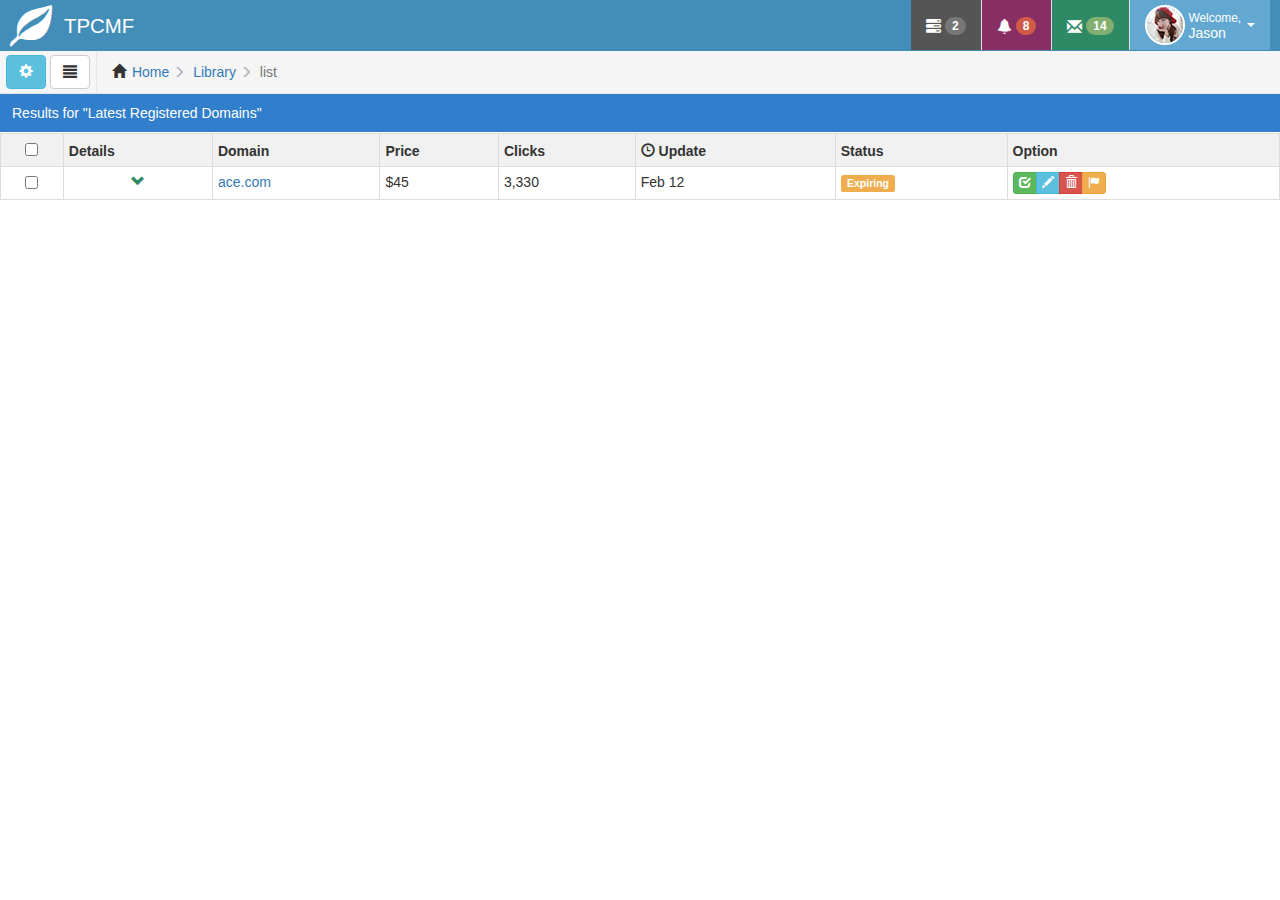
<file: index.html>
<!DOCTYPE html>
<html lang="en">
  <head>
    <meta charset="utf-8">
    <title>控制面板</title>
    <!-- Bootstrap 3.35 核心 CSS 文件 -->
    <link rel="stylesheet" type="text/css" href="static/css/bootstrap.min.css">
    <!-- TPCMF 核心 CSS 文件 -->
    <link rel="stylesheet" type="text/css" href="admin/css/tpcmf.css">
    <!-- jQuery-2.14 文件 -->
    <script type="text/javascript" src="static/js/jquery.min.js"></script>
    <!-- Bootstrap 核心 JavaScript 文件 -->
    <script type="text/javascript" src="static/js/bootstrap.min.js"></script>
    <!-- TPCMF 核心 JavaScript 文件 -->
    <script type="text/javascript" src="admin/js/tpcmf.js"></script>
    <script type="text/javascript" src="admin/js/tpcmf-tree.js"></script>
  </head>
  <body>
    <nav class="navbar navbar-admin">
      <div class="navbar-header pull-left" id="logo">
        <!-- 自定义后台图标 -->
        <span class="glyphicon glyphicon-leaf" style="font-size: 42px;color:#fff;margin-top:4px"></span>
      </div>
      <div class="navbar-header pull-left">
        <!-- 自定义后台名称 -->
        <a href="" class="panel-name"><small>TPCMF</small></a>
      </div>
      <div class="navbar-header pull-right">
        <!-- 自定义后台工具 -->  
        <ul class="nav navbar-nav">
          <li class="bg-grey">
            <a href="#">
              <span class="glyphicon glyphicon-tasks icon-animated-wrench"></span>
              <span class="badge badge-light-grey">2</span>
            </a>
          </li>
          <li class="bg-purple">
            <a href="#" class="">
              <span class="glyphicon glyphicon-bell icon-animated-bell"></span>
              <span class="badge badge-orange">8</span>
            </a>
          </li>
          <li class="bg-green">
            <a href="#" class="">
              <span class="glyphicon glyphicon-envelope icon-animated-vertical"></span>
              <span class="badge badge-light-green">14</span>
            </a>
          </li>
          <li class="bg-light-blue dropdown">
            <a class="dropdown-toggle welcome" data-toggle="dropdown">
              <img class="nav-user-avatar" src="admin/images/logo.jpg">
              <span class="user-info"> <small>Welcome,</small> Jason </span>
              <span class="caret"></span>
            </a>
            <ul class="dropdown-menu pull-right dropmenu-info-container">
              <li>
                <a href="#">
                  <span class="glyphicon glyphicon-cog"></span>
                  Settings
                </a>
              </li>
              <li class="divider"></li>
              <li>
                <a href="#">
                  <span class="glyphicon glyphicon-off"></span>
                  Layout
                </a>
              </li>
            </ul>
          </li>
        </ul>
      </div>  
    </nav>
    <div class="breadcrumbs-container">
      <div class="sidebar-shortcuts pull-left">
        <button type="button" class="btn btn-info" title="后台设置"><span class="glyphicon glyphicon-cog"></span></button>
        <button type="button" class="btn btn-default" id="drop-menu" title="分类菜单"><span class="glyphicon glyphicon-align-justify"></span></button>
      </div>
      <div class="breadcrumb-c pull-left">
        <ol class="breadcrumb bc">
          <li><span class="glyphicon glyphicon-home"></span><a href="#">Home</a></li>
          <li><a href="#">Library</a></li>
          <li class="active">list</li>
        </ol>
      </div>
      <!--  隐藏导航栏  -->
      <div class="nav-list" id="nav-list">
        <ul>
          <li><span class="glyphicon glyphicon-dashboard"></span><a href="/">面板</a></li>
          <li><span class="glyphicon glyphicon-duplicate"></span><a href="/">列表</a></li>
          <li><span class="glyphicon glyphicon-duplicate"></span><a href="/">表单</a></li>
          <li><span class="glyphicon glyphicon-cog"></span><a href="">系统设置</a>
            <ul>
              <li><span class="glyphicon glyphicon-th-list"></span><a href="">网站设置</a></li>
              <li><span class="glyphicon glyphicon-th-list"></span><a href="">调试设置</a></li>
            </ul>
          </li>
          <li><span class="glyphicon glyphicon-th-list"></span><a href="">分类</a>
            <ul>
                <li><span class="glyphicon glyphicon-th-list"></span><a href="">二级分类一</a></li>
                <li><span class="glyphicon glyphicon-th-list"></span><a href="">二级分类二</a>
                  <ul>
                    <li><span class="glyphicon glyphicon-th-list"></span><a href="">三级分类一</a></li>
                    <li><span class="glyphicon glyphicon-th-list"></span><a href="">三级分类二</a></li>
                  </ul>
                </li>
            </ul>
          </li>
        </ul>
      </div>
    </div>
    <!--主题内容部分-->
    <div class="container wrap">
      <div class="row">
        <div class="col-xs-12 no-padding">
          <!--<div class="page-header common-header">
            <h3>首页</h3>
          </div>-->
          
          <div class="table-header">
            Results for "Latest Registered Domains"
          </div>
          <table class="table table-bordered table-condensed table-hover table-info-list">
            <thead>
              <tr>
                <th class="center">
                  <input type="checkbox" name="ids[]">
                </th>
                <th class="">Details</th>
                <th>Domain</th>
                <th>Price</th>
                <th class="">Clicks</th>
                <th> <span class="glyphicon glyphicon-time"></span> Update </th>
                <th class="">Status</th>
                <th>Option</th>
              </tr>
            </thead>
            <tr>
              <td class="center">
                <input type="checkbox" class="" name="ids[]">
              </td>
              <td class="center"><a href="#" class="green show-details-btn" title="Show Details"> <i class="glyphicon glyphicon-chevron-down"></i></a></td>
              <td><a href="#">ace.com</a></td>
              <td>$45</td>
              <td class="">3,330</td>
              <td>Feb 12</td>
              <td class=""><span class="label label-sm label-warning">Expiring</span></td>
              <td>
                <div class="hidden-sm hidden-xs btn-group">
                  <button class="btn btn-xs btn-success"> <i class="glyphicon glyphicon-check"></i> </button>
                  <button class="btn btn-xs btn-info"> <i class="glyphicon glyphicon-pencil"></i> </button>
                  <button class="btn btn-xs btn-danger"> <i class="glyphicon glyphicon-trash"></i> </button>
                  <button class="btn btn-xs btn-warning"> <i class="glyphicon glyphicon-flag"></i> </button>
                </div>
                <div class="hidden-md hidden-lg">
                  <div class="dropdown inline">
                    <button class="btn btn-minier btn-primary dropdown-toggle" data-toggle="dropdown" data-position="auto"> <i class="glyphicon glyphicon-cog"></i> </button>
                    <ul class="dropdown-menu dropdown-menu-right dropdown-caret dropdown-close">
                      <li> <a href="#" class="tooltip-info blue" data-toogle="tooltip" data-placement="left" title="View"> <span class="blue"> <i class="glyphicon glyphicon-search"></i> </span> </a> </li>
                      <li> <a href="#" class="tooltip-success green" data-toogle="tooltip" data-placement="left" title="Edit"> <span class="green"> <i class="glyphicon glyphicon-pencil"></i> </span> </a> </li>
                      <li> <a href="#" class="tooltip-error red" data-toogle="tooltip" data-placement="left" title="Delete"> <span class="red"> <i class="glyphicon glyphicon-trash"></i> </span> </a> </li>
                    </ul>
                  </div>
                </div>
              </td>
            </tr>
            <tr class="detail-row">
              <td colspan="100">
                <div class="row no-margin">
                  <div class="col-xs-12 col-xs-2">
                    <div class="text-center">
                      <img src="admin/images/avator-default.jpg" class="thumbnail inline detail-img" style="height:170px">
                      <div class="detail-img-desc">
                        <a href="#">
                          <span class="icon-circle-green"></span>
                          <span>Limo</span>
                        </a>
                      </div>
                    </div>
                  </div>
                  <!--detail-info-->
                  <div class="col-xs-12 col-sm-7">
                    <div class="space visible-xs"></div>

                    <div class="profile-user-info profile-user-info-striped">
                      <div class="profile-info-row">
                        <div class="profile-info-name"> Username </div>

                        <div class="profile-info-value">
                          <span>Limo</span>
                        </div>
                      </div>

                      <div class="profile-info-row">
                        <div class="profile-info-name"> Location </div>

                        <div class="profile-info-value">
                          <i class="fa fa-map-marker light-orange bigger-110"></i>
                          <span>Netherlands, Amsterdam</span>
                        </div>
                      </div>

                      <div class="profile-info-row">
                        <div class="profile-info-name"> Age </div>

                        <div class="profile-info-value">
                          <span>38</span>
                        </div>
                      </div>

                      <div class="profile-info-row">
                        <div class="profile-info-name"> Joined </div>

                        <div class="profile-info-value">
                          <span>2010/06/20</span>
                        </div>
                      </div>

                      <div class="profile-info-row">
                        <div class="profile-info-name"> Last Online </div>

                        <div class="profile-info-value">
                          <span>3 hours ago</span>
                        </div>
                      </div>

                      <div class="profile-info-row">
                        <div class="profile-info-name"> About Me </div>

                        <div class="profile-info-value">
                          <span>Bio</span>
                        </div>
                      </div>
                    </div>
                  </div>
                  <div class="col-xs-12 col-sm-3">
                    <div class="space visible-xs"></div>
                    <h4 class="header blue lighter less-margin">Send a message to Alex</h4>

                    <div class="space-6"></div>

                    <form>
                      <fieldset>
                        <textarea class="width-100" resize="none" placeholder="Type something…" style="height:90px;"></textarea>
                      </fieldset>

                      <div class="hr hr-dotted"></div>

                      <div class="clearfix">
                        <label class="pull-left">
                          <input type="checkbox">
                          <span class="send-email"> Email me a copy</span>
                        </label>

                        <button class=" btn btn-sm pull-right btn-primary" type="button">
                          Submit
                          <span class="glyphicon glyphicon-arrow-right"></span>
                        </button>
                      </div>
                    </form>
                  </div>
                </div>
              </td>
            </tr>
          </table>
        </div>
      </div>
    </div>
    <script type="text/javascript">
      //detail-fino
      $(function(){
        $(".table-info-list .show-details-btn").each(function() {
          $(this).bind('click',function(event) {
            $(this).parent().parent().next().toggle();
          }); 
        });
      })
    </script>
  </body>
</html>
</file>
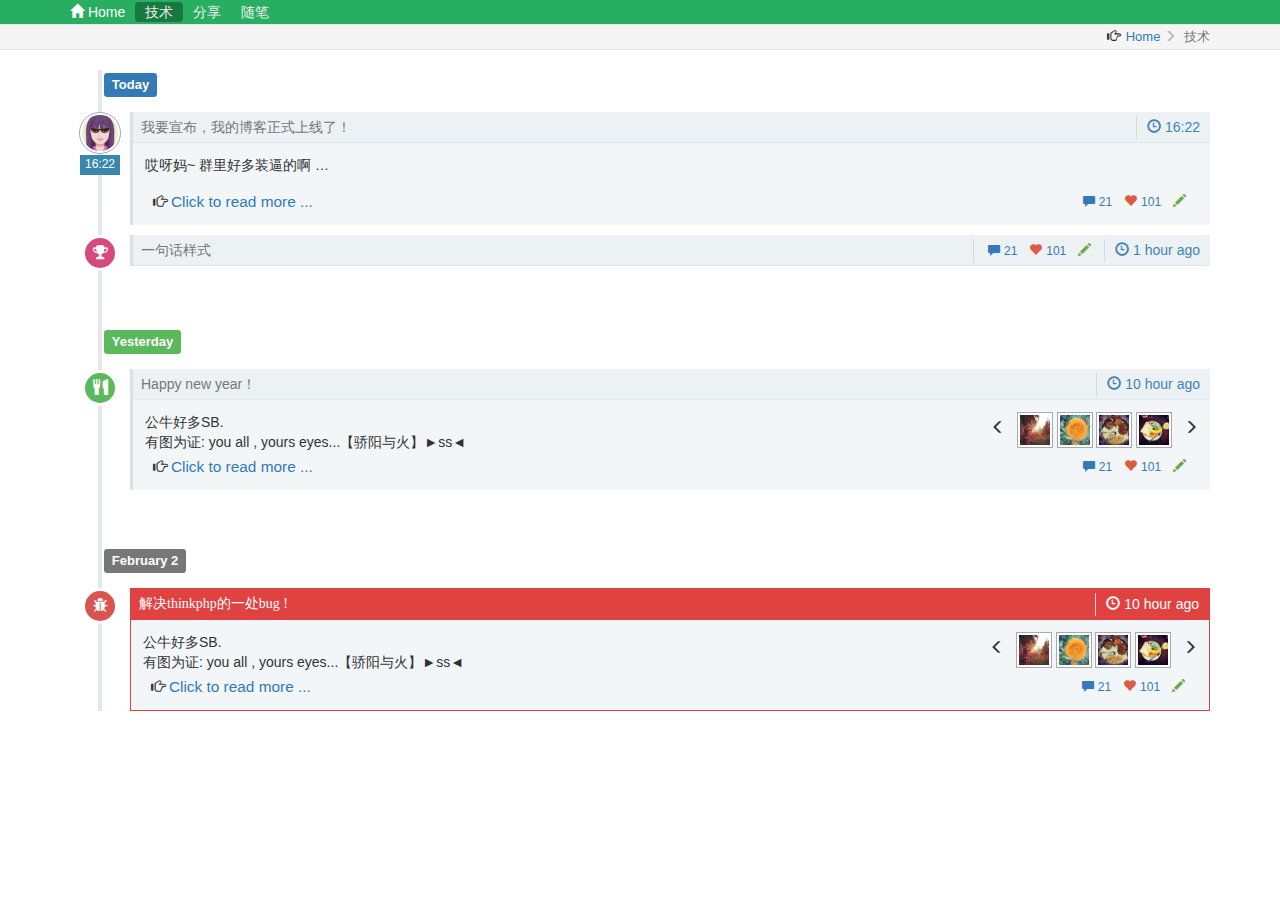
<file: home/index.html>
<!DOCTYPE html>
<html lang="en">
    <head>
        <meta charset="utf-8">
        <meta name="viewport" content="width=device-width, initial-scale=1, maximum-scale=1, user-scalable=no">
        <title>首页</title>
        <!-- Bootstrap 3.35 核心 CSS 文件 -->
        <link rel="stylesheet" type="text/css" href="../static/css/bootstrap.min.css">
        <!-- 添加 font awesome 字体图标-->
        <link rel="stylesheet" type="text/css" href="../static/css/font-awesome.min.css">
        <!-- 自定义 CSS 文件 -->
        <link rel="stylesheet" type="text/css" href="css/custom.css">
        <!-- jQuery-2.14 文件 -->
        <script type="text/javascript" src="../static/js/jquery.min.js"></script>
        <!-- Bootstrap 核心 JavaScript 文件 -->
        <script type="text/javascript" src="../static/js/bootstrap.min.js"></script>
        <!-- 前台 JavaScript 文件 -->
        <script type="text/javascript" src="js/custom.js"></script>
    </head>
    <body>
        <header>
            <nav class="navbar navbar-default navbar-fixed-top navbar-custom">
                <div class="container">
                    <div class="navbar-header">
                        <span class="glyphicon glyphicon-home"></span>
                        <a href="#" class="home">Home</a>
                        <a class="navbar-toggle collapsed collapsed-custom" data-toggle="collapse" data-target="#nav-collapse">
                          <span class="sr-only">展开导航菜单</span>
                          <span class="icon-bar icon-bar-custom"></span>
                          <span class="icon-bar icon-bar-custom"></span>
                          <span class="icon-bar icon-bar-custom"></span>
                        </a>
                    </div>
                    <div class="collapse navbar-collapse" id="nav-collapse">
                        <ul class="nav navbar-nav navbar-nav-custom pull-left">
                            <li class="active"><a href="#">技术</a></li>
                            <li><a href="#">分享</a></li>
                            <li><a href="#">随笔</a></li>
                        </ul>
                    </div>
                </div>
            </nav>
            <div class="breadcrumbs-container">
                <div class="container">
                    <div class="col-xs-12 no-padding">
                        <ol class="breadcrumb bc pull-right">
                          <li><span class="glyphicon glyphicon-hand-right"></span><a href="#">Home</a></li>
                          <li class="active">技术</li>
                        </ol>
                    </div>
                </div>
            </div>
        </header>
        <div class="container">
            <div class="row">
            <div class="col-xs-12">
                <div class="timeline-container">
                    <!--info section start-->
                    <div class="timeline-info-box">
                        <div class="timeline-day">
                            <span class="label label-primary label-lg arrowed-in-right">Today</span>
                        </div>
                        <div class="timeline-section">
                            <div class="timeline-label">
                                <img src="images/avatar1.png" class="timeline-label-avatar">
                                <span class="timeline-label-time">16:22</span>
                            </div>
                            <div class="timeline-info">
                                <div class="timeline-info-header">
                                    <h5 class="timeline-info-header-title">我要宣布，我的博客正式上线了！</h5>
                                    <span class="timeline-toolbar pull-right">
                                        <i class="glyphicon glyphicon-time"></i>
                                        16:22
                                    </span>
                                </div>
                                <div class="timeline-info-body">
                                    <div class="timeline-info-body-main">
                                        哎呀妈~ 群里好多装逼的啊 …
                                        <div class="time-line-info-space"></div>
                                        <div class="timeline-info-toolbar">
                                            <div class="click-readmore">
                                                <i class="glyphicon glyphicon-hand-right"></i>
                                                <a href="detail.html">Click to read more ...</a>
                                            </div>
                                            <div class="option">
                                                <a href="#" class="comments"><i class="glyphicon glyphicon-comment"></i><span>21</span></a>
                                                <a href="javascript:;" class="like"><i class="glyphicon glyphicon-heart"></i><span>101</span></a>
                                                <a href="javascript:;" class="comment" data-id="1" data-target="#comment-1"><i class="glyphicon glyphicon-pencil" title="添加评论"></i></a>
                                            </div>
                                        </div>
                                    </div>
                                </div>
                            </div>
                            <div class="timeline-comment" id="comments-1" data-id="1">
                                <div class="row">
                                    <form class="col-xs-10 col-xs-12">
                                        <input name="id" type="hidden" value="1">
                                        <textarea name="text" class="form-control" id="comments-1" placeholder="添加评论"></textarea>
                                    </form>
                                    <div class="col-xs-2 col-xs-12">
                                        <button type="button" class="btn btn-primary btn-sm post-comments">提交评论</button>
                                        <a href="#" class="full-comment">full comment</a>
                                    </div>
                                </div>
                            </div>
                            <!--loading comments-->
                            <div class="load-comments" id="load-comments-1">
                                
                            </div>
                        </div>
                        <div class="timeline-section">
                            <div class="timeline-label">
                                <span class="fa fa-trophy btn btn-pink timeline-label-ico"></span>
                            </div>
                            <div class="timeline-info">
                                <div class="timeline-info-header">
                                    <h5 class="timeline-info-header-title">一句话样式</h5>
                                    <span class="timeline-toolbar pull-right">
                                        <i class="glyphicon glyphicon-time"></i>
                                        1 hour ago
                                    </span>
                                    <div class="timeline-toolbar pull-right mini-toolbar">
                                        <a href="#" class="comments"><i class="glyphicon glyphicon-comment"></i><span>21</span></a>
                                        <a href="javascript:;" class="like"><i class="glyphicon glyphicon-heart"></i><span>101</span></a>
                                        <a href="javascript:;" class="comment" data-id="2" data-target="#comment-2"><i class="glyphicon glyphicon-pencil" title="添加评论"></i></a>
                                    </div>
                                </div>
                                
                            </div>
                            <div class="timeline-comment" id="comments-2" data-id="2">
                                <div class="row">
                                    <form class="col-xs-10 col-xs-12">
                                        <input name="id" type="hidden" value="1">
                                        <textarea name="text" class="form-control" id="comments-2" placeholder="添加评论"></textarea>
                                    </form>
                                    <div class="col-xs-2 col-xs-12">
                                        <button type="button" class="btn btn-primary btn-sm post-comments">提交评论</button>
                                        <a href="#" class="full-comment">full comment</a>
                                    </div>
                                </div>
                            </div>
                            <!--loading comments-->
                            <div class="load-comments" id="load-comments-2">
                                
                            </div>
                        </div>
                    </div>
                    <!--info section end-->
                    <div class="timeline-info-box">
                        <div class="timeline-day">
                            <span class="label label-success label-lg arrowed-in-right">Yesterday</span>
                        </div>
                        <div class="timeline-section">
                            <div class="timeline-label">
                                <span class="glyphicon glyphicon-cutlery btn btn-success timeline-label-ico"></span>
                            </div>
                            <div class="timeline-info">
                                <div class="timeline-info-header">
                                    <h5 class="timeline-info-header-title">Happy new year！</h5>
                                    <span class="timeline-toolbar pull-right">
                                        <i class="glyphicon glyphicon-time"></i>
                                        10 hour ago
                                    </span>
                                </div>
                                <div class="timeline-info-body">
                                    <div class="timeline-info-body-main">

                                        <div class="pull-left">
                                            公牛好多SB.
                                            <br>
                                            有图为证: you all , yours eyes...【骄阳与火】►ss◄
                                        </div>
                                        <div class="timeline-info-thumb">
                                            <i class="glyphicon glyphicon-menu-left"></i>

                                            &nbsp;
                                            <img alt="Image 4" width="36" src="images/thumb-4.jpg">
                                            <img alt="Image 3" width="36" src="images/thumb-3.jpg">
                                            <img alt="Image 2" width="36" src="images/thumb-2.jpg">
                                            <img alt="Image 1" width="36" src="images/thumb-1.jpg">
                                            &nbsp;
                                            <i class="glyphicon glyphicon-menu-right"></i>
                                        </div>

                                        <div class="timeline-info-toolbar">
                                            <div class="click-readmore">
                                                <i class="glyphicon glyphicon-hand-right"></i>
                                                <a href="#">Click to read more ...</a>
                                            </div>
                                            <div class="option">
                                                <a href="#" class="comments"><i class="glyphicon glyphicon-comment"></i><span>21</span></a>
                                                <a href="javascript:;" class="like"><i class="glyphicon glyphicon-heart"></i><span>101</span></a>
                                                <a href="javascript:;" class="comment" data-id="2" data-target="#comment-2"><i class="glyphicon glyphicon-pencil" title="添加评论"></i></a>
                                            </div>
                                        </div>
                                    </div>
                                </div>
                            </div>
                            <div class="timeline-comment" id="comments-2" data-id="2">
                                <div class="row">
                                    <form class="col-xs-10 col-xs-12">
                                        <input name="id" type="hidden" value="1">
                                        <textarea name="text" class="form-control" id="comments-2" placeholder="添加评论"></textarea>
                                    </form>
                                    <div class="col-xs-2 col-xs-12">
                                        <button type="button" class="btn btn-primary btn-sm post-comments">提交评论</button>
                                        <a href="#" class="full-comment">full comment</a>
                                    </div>
                                </div>
                            </div>
                            <!--loading comments-->
                            <div class="load-comments" id="load-comments-2">
                                
                            </div>
                        </div>
                    </div>
                    <div class="timeline-info-box">
                        <div class="timeline-day">
                            <span class="label label-default label-lg arrowed-in-right">February 2</span>
                        </div>
                        <div class="timeline-section">
                            <div class="timeline-label">
                                <span class="fa fa-bug btn btn-danger timeline-label-ico"></span>
                            </div>
                            <div class="timeline-info color-danger">
                                <div class="timeline-info-header">
                                    <h5 class="timeline-info-header-title">解决thinkphp的一处bug !</h5>
                                    <span class="timeline-toolbar pull-right">
                                        <i class="glyphicon glyphicon-time"></i>
                                        10 hour ago
                                    </span>
                                </div>
                                <div class="timeline-info-body">
                                    <div class="timeline-info-body-main">

                                        <div class="pull-left">
                                            公牛好多SB.
                                            <br>
                                            有图为证: you all , yours eyes...【骄阳与火】►ss◄
                                        </div>
                                        <div class="timeline-info-thumb">
                                            <i class="glyphicon glyphicon-menu-left"></i>

                                            &nbsp;
                                            <img alt="Image 4" width="36" src="images/thumb-4.jpg">
                                            <img alt="Image 3" width="36" src="images/thumb-3.jpg">
                                            <img alt="Image 2" width="36" src="images/thumb-2.jpg">
                                            <img alt="Image 1" width="36" src="images/thumb-1.jpg">
                                            &nbsp;
                                            <i class="glyphicon glyphicon-menu-right"></i>
                                        </div>

                                        <div class="timeline-info-toolbar">
                                            <div class="click-readmore">
                                                <i class="glyphicon glyphicon-hand-right"></i>
                                                <a href="#">Click to read more ...</a>
                                            </div>
                                            <div class="option">
                                                <a href="#" class="comments"><i class="glyphicon glyphicon-comment"></i><span>21</span></a>
                                                <a href="javascript:;" class="like"><i class="glyphicon glyphicon-heart"></i><span>101</span></a>
                                                <a href="javascript:;" class="comment" data-id="2" data-target="#comment-2"><i class="glyphicon glyphicon-pencil" title="添加评论"></i></a>
                                            </div>
                                        </div>
                                    </div>
                                </div>
                            </div>
                            <div class="timeline-comment" id="comments-3" data-id="3">
                                <div class="row">
                                    <form class="col-xs-10 col-xs-12">
                                        <input name="id" type="hidden" value="1">
                                        <textarea name="text" class="form-control" id="comments-2" placeholder="添加评论"></textarea>
                                    </form>
                                    <div class="col-xs-2 col-xs-12">
                                        <button type="button" class="btn btn-primary btn-sm post-comments">提交评论</button>
                                        <a href="#" class="full-comment">full comment</a>
                                    </div>
                                </div>
                            </div>
                            <!--loading comments-->
                            <div class="load-comments" id="load-comments-2">
                                
                            </div>
                        </div>
                    </div>
                </div>
            </div>
            </div>
        </div>    
    </body>
</html>
</file>
<file: admin/css/tpcmf.css>
/**通用颜色**/
.white{color:#fff;}
.grey{color:#555555;}
.purple{color:#892e65;}
.green{color: #2e8965;}
.blue{color: #478fca !important;}
.red{color: #dd5a43 !important}
.light-blue{color: #62a8d1;}
.bg-white{background-color:#fff;}
.bg-grey,.badge-grey{background-color:#555555;}
.bg-light-grey,.badge-light-grey{background-color:#777777;}
.bg-purple,.badge-purple{background-color:#892e65;}
.bg-green,.badge-green{background-color: #2e8965;}
.bg-light-green,.badge-light-green{background-color: #82af6f;}
.bg-light-blue,.badge-light-blue{background-color: #62a8d1;}
.bg-orange,.badge-orange{background-color: #d15b47}
.lighter {font-weight: lighter;}
h4 {font-size: 18px;}
.no-margin{margin:0;}
.space-6, [class*=vspace-6] {
  max-height: 1px;
  min-height: 1px;
  overflow: hidden;
  margin: 6px 0 5px;
}
/**头部导航**/
.navbar-admin{margin:0;padding:0 10px;background:#438eb9;border-radius:0;border:0;}
#logo img{height:50px;border-radius: 50%;}
a.panel-name{color: #ffffff;font-size: 24px;padding: 0px 12px;text-decoration: none;line-height: 50px}
.navbar-admin .navbar-header > ul > li{border-left: 1px solid #E1E1E1;}
.navbar-admin .navbar-header ul li:first-child{border:none;}
.navbar-admin .navbar-header ul li a{color: #fff;background: none}
.navbar-admin .navbar-header ul li .glyphicon{font-size:15px;vertical-align: middle;}
.nav>li>a>img.nav-user-avatar{border-radius: 100%;border: 2px solid #FFF;max-width: 40px;text-align: left;}
.navbar-admin .navbar-header ul li a.welcome{padding:5px 15px;}
.navbar-admin .navbar-header ul li a span.user-info {max-width: 100px;display: inline-block;overflow: hidden;text-overflow: ellipsis;white-space: nowrap;text-align: left;vertical-align: top;line-height: 15px;position: relative;top: 6px;}
.navbar-admin .navbar-header ul li a span.user-info small {display: block;}
.navbar-admin .navbar-header ul li.bg-grey a:hover,.navbar-admin .navbar-header ul li.bg-grey a:focus{background-color:#444444;}
.navbar-admin .navbar-header ul li.bg-purple a:hover,.navbar-admin .navbar-header ul li.bg-purple a:focus{background-color:#79295A;}
.navbar-admin .navbar-header ul li.bg-green a:hover,.navbar-admin .navbar-header ul li.bg-green a:focus{background-color:#287758;}
.navbar-admin .navbar-header ul li.bg-light-blue a:hover,.navbar-admin .navbar-header ul li.bg-light-blue a:focus{background-color:#438EB9;}
.navbar-admin .navbar-header ul.dropmenu-info-container > li > a{font-size: 13px;display: block;padding: 3px 20px;color: #333333;
white-space: nowrap;}
.navbar-admin .navbar-header ul.dropmenu-info-container > li > a:hover{background-color:#FFD340}

/**面包屑**/
.breadcrumbs-container{
  width: 100%;
  height: 43px;
  position: relative;
  z-index: auto;
  border-bottom: 1px solid #e5e5e5;
  background-color: #f5f5f5;
}
.sidebar-shortcuts{
  padding:4px 6px;
  border-right:1px solid #e5e5e5;
}
.breadcrumb-c{padding:0;margin:0;}
.breadcrumb.bc{margin:0;padding: 11px 15px;}
.breadcrumb li > span.glyphicon{padding-right:6px }
.breadcrumb>li+li:before {
  font-family: Glyphicons Halflings;
  font-size: 12px;
  font-weight: lighter;
  content: "\e258";
  color: #b2b6bf;
  padding: 0;
  margin: 0 8px 0 0;
  position: relative;
  top: 1px;
}
/**分类菜单**/
.nav-list {
  display: none;
  min-height: 20px;
  background-color: #f8f8f8;
  color: #fff;
  border: none;
  position: absolute;
  left:0;
  top:43px;
  z-index: 10
}

.nav-list > ul {
  padding-left: 0px;
  margin-bottom: 0px;
}
.nav-list li {
  list-style-type: none;
  margin: 0;
  padding: 8px 0px 8px 12px;
  position: relative;
}
.nav-list >ul>li{
  border-right:1px solid #e5e5e5;
  border-bottom:1px solid #e5e5e5;
  border-left: 2px solid #f8f8f8;
}
.nav-list > ul > li.li-selected{border-left: 2px solid #438EB9}
.nav-list li > span,.nav-list li > a,.nav-list li > i{
  font-size: 13px;
  color: #616161;
  text-decoration: none;
  cursor:pointer;
}
.nav-list ul > li > a{padding-right:38px;}
.nav-list >ul > li:hover{
  background-color:#fafafa;
  border-left: 2px solid #438EB9
}
.nav-list li:hover > span,.nav-list li:hover > a,.nav-list li:hover > i{
  color: #438EB9;
}
.nav-list ul > li > ul{padding-left:10px;}
.nav-list ul > li .menuDown{position:absolute;right: 4px;top:11px;}
/**分支线条**/
.nav-list li::before, .nav-list li::after {
  content: '';
  left: -4px;
  position: absolute;
  right: auto;
}
.nav-list li::before {
  border-left: 1px dotted #9dbdd6;
  bottom: 50px;
  height: 100%;
  top: 0px;
  width: 1px;
}
.nav-list li::after {
  border-top: 1px dotted #DEDBDB;
  height: 20px;
  top: 17px;
  width: 14px
}
.nav-list > ul > li::before, .nav-list > ul > li::after {
  border: 0
}
.nav-list li:last-child::before {
  height: 17px
}
.nav-list >ul > li > ul  li.li-selected:after{
  border-top: 1px dotted #9dbdd6;
}

/**设置子菜单初始隐藏**/
.nav-list ul > li > ul > li {
  display: none;
}
.nav-list li > span.glyphicon{
    margin-right: 5px;
}
.nav-list li.li-parent > span:hover, .nav-list li.li-parent > span:hover + ul li span {
  
  color: #438EB9;
}
.nav-list li.li-parent > span:hover + ul li.li-selected span {
    color: #438EB9;
}
.nav-list li.li-selected > span, .nav-list li.li-selected > span + a {
    color: #438EB9;
}

.nav-list li.li-selected > span:hover, .nav-list li.li-selected > span:hover > a {
  color: #438EB9;
}

/**主容器**/
.wrap{width:100%;}
.no-padding{padding:0;}
.common-header{margin: 22px 0 2px;}
.table-header{
  background-color: #307ecc;
  color: #FFF;
  font-size: 14px;
  line-height: 38px;
  padding-left: 12px;
  margin-bottom: 1px;
}
.table-info-list{}
.table-info-list>thead{background-color:#F1F1F1 }
.table-info-list tr .center{text-align: center;}
.table-info-list>thead>tr>th{border-bottom-width: 1px;}
.inline{display: inline-block !important;}
.dropdown-menu.dropdown-caret:before {
  border-bottom: 7px solid #fff;
  -moz-border-bottom-colors: #fff;
  border-left: 7px solid transparent;
  border-right: 7px solid transparent;
  content: "";
  display: inline-block;
  left: 9px;
  position: absolute;
  top: -7px;
}
.dropdown-menu.dropdown-caret{
  min-width: 0;
  right: -8px;
}
.dropdown-menu.dropdown-caret > li > a {
  font-size: 13px;
  padding-left: 11px;
  padding-right: 11px;
  
  margin:3px 0;
}
.dropdown-menu.dropdown-caret > li > a:hover{background: #fee188;}
.btn-minier {
  padding: 0 4px;
  line-height: 18px;
  border-width: 2px;
  font-size: 12px;
}
.inline{display: inline-block!important;}
/**table详细信息**/
.detail-row{display: none;margin:0;padding:0;border:none;}
.detail-row.open{display: block;}
.table-hover>tbody>tr.detail-row:hover {
  background-color: transparent;
}
.detail-img{margin-bottom: 0;}
.detail-img-desc{background-color: #3A87AD;display:table;margin:4px auto 0 auto;position: relative;border-radius: 6px}
.detail-img-desc:before{
  display: inline-block;
  content: "";
  position: absolute;
  top: 0;
  z-index: -1;
  border: 8px solid transparent;
  border-right-color: #abbac3;
  -moz-border-right-colors: #abbac3;
}
.icon-circle-green{padding:4px;border:1px solid #B0D877;background-color:#B0D877;border-radius: 50%;display: inline-block;}
.detail-img-desc a,.detail-img-desc a span{color:#fff;font-size: 14px;text-decoration: none;}
.detail-img-desc a{display: inline-block;margin:2px 18px;}
.detail-img-desc a span{padding-left:4px;}
.profile-user-info-striped {
  border: 1px solid #DCEBF7;
}
.profile-user-info {
  width: 100%;
  display: table;
  margin: 0 auto;
}
.profile-info-row {
  display: table-row;
}
.profile-info-name {
  text-align: right;
  padding: 6px 10px 6px 4px;
  font-weight: 400;
  color: #667E99;
  background-color: transparent;
  width: 110px;
  vertical-align: middle;
}
.profile-info-name, .profile-info-value {
  display: table-cell;
  border-top: 1px dotted #D5E4F1;
}
.profile-info-value {
  padding: 6px 4px 6px 6px;
}
.profile-user-info-striped .profile-info-name {
  color: #336199;
  background-color: #EDF3F4;
  border-top: 1px solid #F7FBFF;
}
.profile-info-row:first-child .profile-info-name, .profile-info-row:first-child .profile-info-value {
  border-top: none;
}

.header.blue {
  border-bottom-color: #d5e3ef;
}
.header.less-margin {
  margin-top: 10px;
  margin-bottom: 10px;
}
.width-100 {
  width: 100%!important;
}
.hr-dotted, .hr.dotted {
  border-style: dotted;
}
.hr {
  display: block;
  height: 0;
  overflow: hidden;
  font-size: 0;
  border-width: 1px 0 0;
  border-top: 1px solid #E3E3E3;
  margin: 12px 0;
  border-top-color: rgba(0,0,0,.11);
}
.send-email{
  line-height: 20px;
  min-height: 18px;
  min-width: 18px;
  font-weight: 400;
}
/*#####################################*/

/**自定义图标动作**/
.icon-animated-bell {
  display: inline-block;
  -moz-animation: ringing 2.0s 5 ease 1.0s;
  -webkit-animation: ringing 2.0s 5 ease 1.0s;
  -o-animation: ringing 2.0s 5 ease 1.0s;
  -ms-animation: ringing 2.0s 5 ease 1.0s;
  animation: ringing 2.0s 5 ease 1.0s;
  -moz-transform-origin: 50% 0%;
  -webkit-transform-origin: 50% 0%;
  -o-transform-origin: 50% 0%;
  -ms-transform-origin: 50% 0%;
  transform-origin: 50% 0%;
}
@-moz-keyframes ringing {
  0% {
    -moz-transform: rotate(-15deg);
  }
  2% {
    -moz-transform: rotate(15deg);
  }
  4% {
    -moz-transform: rotate(-18deg);
  }
  6% {
    -moz-transform: rotate(18deg);
  }
  8% {
    -moz-transform: rotate(-22deg);
  }
  10% {
    -moz-transform: rotate(22deg);
  }
  12% {
    -moz-transform: rotate(-18deg);
  }
  14% {
    -moz-transform: rotate(18deg);
  }
  16% {
    -moz-transform: rotate(-12deg);
  }
  18% {
    -moz-transform: rotate(12deg);
  }
  20% {
    -moz-transform: rotate(0deg);
  }
}
@-webkit-keyframes ringing {
  0% {
    -webkit-transform: rotate(-15deg);
  }
  2% {
    -webkit-transform: rotate(15deg);
  }
  4% {
    -webkit-transform: rotate(-18deg);
  }
  6% {
    -webkit-transform: rotate(18deg);
  }
  8% {
    -webkit-transform: rotate(-22deg);
  }
  10% {
    -webkit-transform: rotate(22deg);
  }
  12% {
    -webkit-transform: rotate(-18deg);
  }
  14% {
    -webkit-transform: rotate(18deg);
  }
  16% {
    -webkit-transform: rotate(-12deg);
  }
  18% {
    -webkit-transform: rotate(12deg);
  }
  20% {
    -webkit-transform: rotate(0deg);
  }
}
@-ms-keyframes ringing {
  0% {
    -ms-transform: rotate(-15deg);
  }
  2% {
    -ms-transform: rotate(15deg);
  }
  4% {
    -ms-transform: rotate(-18deg);
  }
  6% {
    -ms-transform: rotate(18deg);
  }
  8% {
    -ms-transform: rotate(-22deg);
  }
  10% {
    -ms-transform: rotate(22deg);
  }
  12% {
    -ms-transform: rotate(-18deg);
  }
  14% {
    -ms-transform: rotate(18deg);
  }
  16% {
    -ms-transform: rotate(-12deg);
  }
  18% {
    -ms-transform: rotate(12deg);
  }
  20% {
    -ms-transform: rotate(0deg);
  }
}
@keyframes ringing {
  0% {
    transform: rotate(-15deg);
  }
  2% {
    transform: rotate(15deg);
  }
  4% {
    transform: rotate(-18deg);
  }
  6% {
    transform: rotate(18deg);
  }
  8% {
    transform: rotate(-22deg);
  }
  10% {
    transform: rotate(22deg);
  }
  12% {
    transform: rotate(-18deg);
  }
  14% {
    transform: rotate(18deg);
  }
  16% {
    transform: rotate(-12deg);
  }
  18% {
    transform: rotate(12deg);
  }
  20% {
    transform: rotate(0deg);
  }
}
.icon-animated-vertical {
  display: inline-block;
  -moz-animation: vertical 2.0s 5 ease 2.0s;
  -webkit-animation: vertical 2.0s 5 ease 2.0s;
  -o-animation: vertical 2.0s 5 ease 2.0s;
  -ms-animation: vertical 2.0s 5 ease 2.0s;
  animation: vertical 2.0s 5 ease 2.0s;
}
@-moz-keyframes vertical {
  0% {
    -moz-transform: translate(0, -3px);
  }
  4% {
    -moz-transform: translate(0, 3px);
  }
  8% {
    -moz-transform: translate(0, -3px);
  }
  12% {
    -moz-transform: translate(0, 3px);
  }
  16% {
    -moz-transform: translate(0, -3px);
  }
  20% {
    -moz-transform: translate(0, 3px);
  }
  22% {
    -moz-transform: translate(0, 0);
  }
}
@-webkit-keyframes vertical {
  0% {
    -webkit-transform: translate(0, -3px);
  }
  4% {
    -webkit-transform: translate(0, 3px);
  }
  8% {
    -webkit-transform: translate(0, -3px);
  }
  12% {
    -webkit-transform: translate(0, 3px);
  }
  16% {
    -webkit-transform: translate(0, -3px);
  }
  20% {
    -webkit-transform: translate(0, 3px);
  }
  22% {
    -webkit-transform: translate(0, 0);
  }
}
@-ms-keyframes vertical {
  0% {
    -ms-transform: translate(0, -3px);
  }
  4% {
    -ms-transform: translate(0, 3px);
  }
  8% {
    -ms-transform: translate(0, -3px);
  }
  12% {
    -ms-transform: translate(0, 3px);
  }
  16% {
    -ms-transform: translate(0, -3px);
  }
  20% {
    -ms-transform: translate(0, 3px);
  }
  22% {
    -ms-transform: translate(0, 0);
  }
}
@keyframes vertical {
  0% {
    transform: translate(0, -3px);
  }
  4% {
    transform: translate(0, 3px);
  }
  8% {
    transform: translate(0, -3px);
  }
  12% {
    transform: translate(0, 3px);
  }
  16% {
    transform: translate(0, -3px);
  }
  20% {
    transform: translate(0, 3px);
  }
  22% {
    transform: translate(0, 0);
  }
}
.icon-animated-wrench {
  display: inline-block;
  -moz-animation: wrenching 2.5s 4 ease;
  -webkit-animation: wrenching 2.5s 4 ease;
  -o-animation: wrenching 2.5s 4 ease;
  -ms-animation: wrenching 2.5s 4 ease;
  animation: wrenching 2.5s 4 ease;
  -moz-transform-origin: 90% 35%;
  -webkit-transform-origin: 90% 35%;
  -o-transform-origin: 90% 35%;
  -ms-transform-origin: 90% 35%;
  transform-origin: 90% 35%;
}
@-moz-keyframes wrenching {
  0% {
    -moz-transform: rotate(-12deg);
  }
  8% {
    -moz-transform: rotate(12deg);
  }
  10% {
    -moz-transform: rotate(24deg);
  }
  18% {
    -moz-transform: rotate(-24deg);
  }
  20% {
    -moz-transform: rotate(-24deg);
  }
  28% {
    -moz-transform: rotate(24deg);
  }
  30% {
    -moz-transform: rotate(24deg);
  }
  38% {
    -moz-transform: rotate(-24deg);
  }
  40% {
    -moz-transform: rotate(-24deg);
  }
  48% {
    -moz-transform: rotate(24deg);
  }
  50% {
    -moz-transform: rotate(24deg);
  }
  58% {
    -moz-transform: rotate(-24deg);
  }
  60% {
    -moz-transform: rotate(-24deg);
  }
  68% {
    -moz-transform: rotate(24deg);
  }
  75% {
    -moz-transform: rotate(0deg);
  }
}
@-webkit-keyframes wrenching {
  0% {
    -webkit-transform: rotate(-12deg);
  }
  8% {
    -webkit-transform: rotate(12deg);
  }
  10% {
    -webkit-transform: rotate(24deg);
  }
  18% {
    -webkit-transform: rotate(-24deg);
  }
  20% {
    -webkit-transform: rotate(-24deg);
  }
  28% {
    -webkit-transform: rotate(24deg);
  }
  30% {
    -webkit-transform: rotate(24deg);
  }
  38% {
    -webkit-transform: rotate(-24deg);
  }
  40% {
    -webkit-transform: rotate(-24deg);
  }
  48% {
    -webkit-transform: rotate(24deg);
  }
  50% {
    -webkit-transform: rotate(24deg);
  }
  58% {
    -webkit-transform: rotate(-24deg);
  }
  60% {
    -webkit-transform: rotate(-24deg);
  }
  68% {
    -webkit-transform: rotate(24deg);
  }
  75% {
    -webkit-transform: rotate(0deg);
  }
}
@-o-keyframes wrenching {
  0% {
    -o-transform: rotate(-12deg);
  }
  8% {
    -o-transform: rotate(12deg);
  }
  10% {
    -o-transform: rotate(24deg);
  }
  18% {
    -o-transform: rotate(-24deg);
  }
  20% {
    -o-transform: rotate(-24deg);
  }
  28% {
    -o-transform: rotate(24deg);
  }
  30% {
    -o-transform: rotate(24deg);
  }
  38% {
    -o-transform: rotate(-24deg);
  }
  40% {
    -o-transform: rotate(-24deg);
  }
  48% {
    -o-transform: rotate(24deg);
  }
  50% {
    -o-transform: rotate(24deg);
  }
  58% {
    -o-transform: rotate(-24deg);
  }
  60% {
    -o-transform: rotate(-24deg);
  }
  68% {
    -o-transform: rotate(24deg);
  }
  75% {
    -o-transform: rotate(0deg);
  }
}
@-ms-keyframes wrenching {
  0% {
    -ms-transform: rotate(-12deg);
  }
  8% {
    -ms-transform: rotate(12deg);
  }
  10% {
    -ms-transform: rotate(24deg);
  }
  18% {
    -ms-transform: rotate(-24deg);
  }
  20% {
    -ms-transform: rotate(-24deg);
  }
  28% {
    -ms-transform: rotate(24deg);
  }
  30% {
    -ms-transform: rotate(24deg);
  }
  38% {
    -ms-transform: rotate(-24deg);
  }
  40% {
    -ms-transform: rotate(-24deg);
  }
  48% {
    -ms-transform: rotate(24deg);
  }
  50% {
    -ms-transform: rotate(24deg);
  }
  58% {
    -ms-transform: rotate(-24deg);
  }
  60% {
    -ms-transform: rotate(-24deg);
  }
  68% {
    -ms-transform: rotate(24deg);
  }
  75% {
    -ms-transform: rotate(0deg);
  }
}
@keyframes wrenching {
  0% {
    transform: rotate(-12deg);
  }
  8% {
    transform: rotate(12deg);
  }
  10% {
    transform: rotate(24deg);
  }
  18% {
    transform: rotate(-24deg);
  }
  20% {
    transform: rotate(-24deg);
  }
  28% {
    transform: rotate(24deg);
  }
  30% {
    transform: rotate(24deg);
  }
  38% {
    transform: rotate(-24deg);
  }
  40% {
    transform: rotate(-24deg);
  }
  48% {
    transform: rotate(24deg);
  }
  50% {
    transform: rotate(24deg);
  }
  58% {
    transform: rotate(-24deg);
  }
  60% {
    transform: rotate(-24deg);
  }
  68% {
    transform: rotate(24deg);
  }
  75% {
    transform: rotate(0deg);
  }
}
</file>
<file: home/css/custom.css>
/**navbar**/
.no-padding{padding:0;}
.bigger-125 {font-size: 125%!important;}
.btn-pink,.btn-pink:focus{background-color: #d6487e!important;border-color: #d6487e;color:#fff;}
a.home{text-decoration: none;}
.navbar-custom{min-height:21px;background-color: #27AE60;padding:2px 0;}
.navbar-custom span,.navbar-custom a{font-size: 14px;color:#fff;}
.navbar-nav-custom{margin-left: 10px;}
.navbar-nav-custom>li>a{padding:0 10px;color:#efefef !important;}
.navbar-nav-custom>li:hover{background-color:#177940;border-radius: 4px; };
.navbar-nav-custom>li:hover a{color: #ffffff;}
.navbar-toggle.collapsed-custom .icon-bar{
    display: block;
    width: 14px;
    height: 2px;
    border-radius: 1px;
    background-color: #FFFFFF;
}
.navbar-toggle.collapsed-custom .icon-bar+.icon-bar {
    margin-top: 1px;
}
.navbar-default .navbar-toggle:focus, .navbar-default .navbar-toggle:hover {
    background-color: #177940;
}
.navbar-toggle.collapsed-custom {
    position: relative;
    float: right;
    padding: 5px 6px;
    margin-right: 15px;
    margin: 0 12px 0 0;
    background-color: transparent;
    background-image: none;
}
.navbar-default .navbar-nav.navbar-nav-custom>.active>a, .navbar-default .navbar-nav.navbar-nav-custom>.active>a:focus, .navbar-default .navbar-nav.navbar-nav-custom>.active>a:hover {
    color: #FFF;
    background-color: #177940;
    border-radius: 4px;
}
/**面包屑**/
.breadcrumbs-container{
  width: 100%;
  margin-top:25px;
  position: relative;
  border-bottom: 1px solid #e5e5e5;
  background-color: #f5f5f5;
}
.breadcrumb.bc{margin:0;padding: 2px 0px;font-size:13px;}
.breadcrumb li > span.glyphicon{padding-right:6px }
.breadcrumb>li+li:before {
  font-family: Glyphicons Halflings;
  font-size: 12px;
  font-weight: lighter;
  content: "\e258";
  color: #b2b6bf;
  padding: 0;
  margin: 0 8px 0 0;
  position: relative;
  top: 1px;
}
.timeline-container {
	position: relative;
	padding-top: 4px;
	margin-top: 20px;
	margin-bottom: 32px
}
.timeline-container:last-child {
	margin-bottom: 0
}
.timeline-container:before {
	content: "";
	display: block;
	position: absolute;
	left: 28px;
	top: 0;
	bottom: 0;
	border: 1px solid #E2E3E7;
	background-color: #E7EAEF;
	width: 4px;
	border-width: 0 1px
}
.timeline-container:first-child:before {
	border-top-width: 1px
}
.timeline-container:last-child:before {
	border-bottom-width: 1px
}
.timeline-info-box{clear:both;margin-bottom:60px;padding:0;width:100%;display: table;}
.timeline-day{clear: both;padding: 0 0 18px 34px;}
.label-lg {
    padding: .3em .6em .4em;
    font-size: 13px;
    line-height: 1.1;
    height: 24px;
}
.timeline-section{position: relative;margin-bottom: 10px;}
.timeline-section:last-child{
	margin-bottom: 0px;
}
.timeline-label{float: left;width: 60px;text-align: center;position: relative;}
.timeline-label-time{background-color:#3a87ad;color: #fff;padding: .2em .4em .3em;font-size: 12px;line-height: 1;}
.timeline-label-avatar{
	border: 1px solid #AAA;
    padding: 2px;
    background-color: #FFF;
	border-radius: 100%;
    max-width: 42px;
}
.timeline-info{
	border-left: 3px solid #DAE1E5;
	margin: 0 0 0 60px;
    position: relative;
    max-width: none;
    background-color: #F2F6F9;
}
.timeline-info-header{
	background-color: #ECF1F4;
	border-bottom: 1px solid #DCE8F1;
    color: #4383B4;
    min-height: 31px;
}
.timeline-info-header-title{
	line-height: 30px;
	font-size: 14px;
	padding:0;
	margin:0;
	padding-left: 8px;
	display: inline;
	color:#777;
}
.timeline-toolbar{
	display: inline-block;
	padding:0 10px;
	position: relative;
	line-height: 30px;
}
.timeline-toolbar:before {
    display: inline-block;
    content: "";
    position: absolute;
    top: 4px;
    bottom: 3px;
    left: -1px;
    border: 1px solid #D9D9D9;
    border-width: 0 1px 0 0;
}
.timeline-info-body{

}
.timeline-info-body-main{
	width: 100%;
	padding:12px;
}
.time-line-info-space{max-height: 1px;
    min-height: 1px;
    overflow: hidden;
    margin: 6px 0 5px;
}
.timeline-info-toolbar{
	padding: 4px 8px 0!important;
	margin: 0!important;
	display: table;
	width: 100%;
}
.click-readmore{float: left;}
.click-readmore a{font-size: 110%;text-decoration: none;}
.timeline-info-toolbar .option{float: right;}
.timeline-info-toolbar .option a{font-size: 14px;padding:0 4px;}
.timeline-info-toolbar .option .comment{font-size: 13px;color:#69aa46;}
.timeline-info-toolbar .option .like{text-decoration: none;}
.timeline-info-toolbar .option .like i{font-size: 13px;color:#dd5a43;}
.timeline-info-toolbar .option .like span{font-size:12px;margin-left:4px;}
.timeline-info-toolbar .option .comments i{font-size: 12px;color:#337ab7;}
.timeline-info-toolbar .option .comments span{font-size:12px;margin-left:4px;}
/*mini-toolbar*/
.mini-toolbar a{font-size: 14px;padding:0 4px;}
.mini-toolbar .comment{font-size: 13px;color:#69aa46;}
.mini-toolbar .like{text-decoration: none;}
.mini-toolbar .like i{font-size: 13px;color:#dd5a43;}
.mini-toolbar .like span{font-size:12px;margin-left:4px;}
.mini-toolbar .comments i{font-size: 12px;color:#337ab7;}
.mini-toolbar .comments span{font-size:12px;margin-left:4px;}
.timeline-comment{margin: 2px 0 0 60px;position: relative;background-color:#F6F6F6;padding:6px 2px;display: none;}
.post-comments{width: 100%;margin-bottom:4px;}
.full-comment{width:100%;background-color: #27AE60;display: inline-block;color:#fff;padding:0 4px;text-align: center;border-radius:3px;text-decoration: none;}
.full-comment:hover,.full-comment:active,.full-comment:visited,.full-comment:link{color:#fff;background-color: #1B6D3D;text-decoration: none;}
.load-comments{margin: 4px 0 0 60px;position: relative;background-color:#F6F6F6;display: none;}
.timeline-label-ico{
	opacity: 1;
    border-radius: 100%;
    display: inline-block;
    font-size: 16px;
    height: 36px;
    line-height: 30px;
    width: 36px;
    text-align: center;
    text-shadow: none!important;
    padding: 0;
    cursor: default;
    border: 3px solid #FFF!important;
}
.timeline-label-ico:hover{
	color:#fff;
}
.timeline-info-thumb{float: right;}
.timeline-info-thumb img{
	border: 1px solid #AAA;
    padding: 2px;
    background-color: #FFF;
    width:36px;
}
.color-danger{border:1px solid #e04141;}
.color-danger .timeline-info-header-title{color:#fff;font-size: 14px;font-weight: normal;font-family: 'microsoft yahei'}
.color-danger .timeline-info-header{
	background: #e04141;
    border-color: #e04141;
    color:#fff;
}
h3.post-title{font-size:1.8em;margin:32px 0 12px;text-align: center;font-weight: bold;}
.post-meta,.post-meta-else{font-size:12px;color: #959595;margin: 14px 0 0px;}
.post-meta .author{margin:0 8px 0 13px;}
.post-meta .author a,.post-meta .mail a{color:#27AE60}
.post-meta-else .author{margin-left: 0;}
.post-meta-else .mail{margin:0 8px 0 0px;}
.post-details{padding-top:38px;font-size: 12px;letter-spacing: normal;}
.post-details p{text-indent: 1em}
.post-details .thumbnail{border:0;margin:0 0 10px 0;padding:0;list-style: none;display: table;}
.post-details .thumbnail li{display: block;float: left;position: relative;overflow: hidden;margin:2px;border:2px solid #333;}
.post-details .thumbnail li .text:before{
	content: '';
    display: inline-block;
    height: 100%;
    vertical-align: middle;
    margin-right: 0;
}
.post-details .thumbnail li .text{
	position: absolute;
    text-align: center;
    background-color: rgba(0,0,0,.55);
    right: 0;
    left: 0;
    bottom: 0;
    top: 0;
    color: #FFF;
    opacity: 0;
    filter: alpha(opacity=0);
    -webkit-transition: all .2s ease;
    -o-transition: all .2s ease;
    transition: all .2s ease;
}
.post-details .thumbnail li .text .inner{
	padding: 4px 0;
    margin: 0;
    display: inline-block;
    vertical-align: middle;
    max-width: 90%;
}
.post-details .thumbnail li .text .inner a{
	display: inline-block;
    color: #FFF;
    font-size: 18px;
    font-weight: 400;
    padding: 0 4px;
}
.post-details .thumbnail li:hover > .text{opacity: 1;filter: alpha(opacity=100);}
.code-container{background-color: #2D2B2B;padding:6px;}
.code-container p{
	color:#9C9C9C;
	margin-bottom: 1px;
	font-weight: inherit;
}
.post-detail-comments{
	padding-top: 32px;
}
.comments-form:before{
	padding-top:18px;
}
.margin-tb-2{margin:2px 0;}
.margin-tb-4{margin:4px 0;}
.posted-detail-comments{
    margin-top:20px;
    padding-top:18px;
    border-top: 1px solid #EFEAEA;
}
.comments-lists,.follow-reply-lists{list-style: none;padding-left:2px;}
.comments-lists .comments-row{}
.comments-row .media{float: left;}
.comments-row .media img{border-radius: 50%;}
.comments-row .bd{margin-left:60px;}
.comments-row .bd .uname{font-size: 13px;color:#337ab7;}
.comments-row .bd p{margin:10px 0;font-size: 13px;}
.comments-row .bd .footinfo span{font-size: 12px;color:#959595;}
.comments-row .bd .footinfo a.op-item{font-size: 13px;padding-left:8px;text-decoration: none;}
.comments-row .bd .reply-box{display: none;}
.follow-reply{margin-top:10px;padding-top:10px;border-top:1px dashed #EFEAEA;}
</file>
